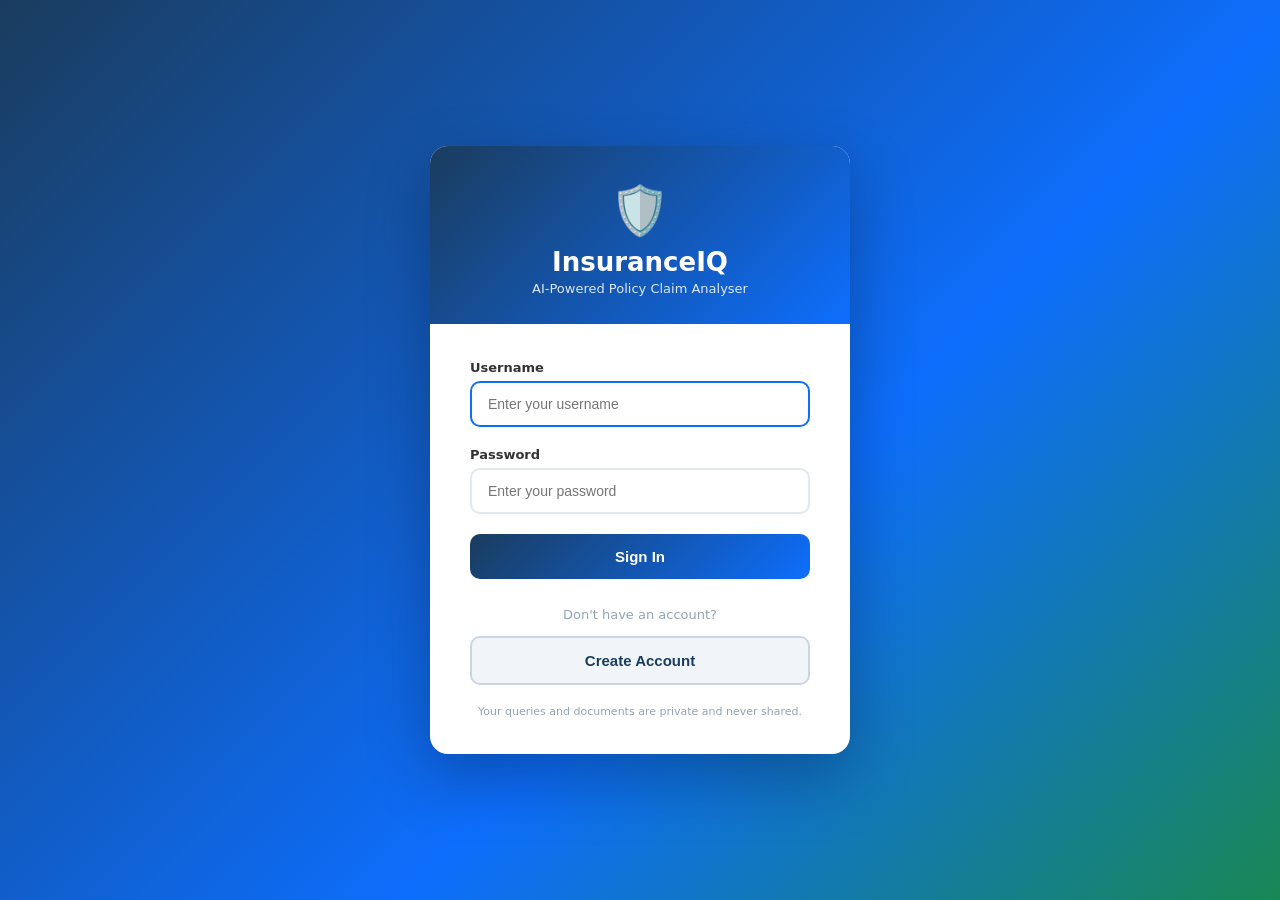
<file: templates/login.html>
<!DOCTYPE html>
<html lang="en">
<head>
    <meta charset="UTF-8">
    <meta name="viewport" content="width=device-width, initial-scale=1.0">
    <title>InsuranceIQ — Login</title>
    <style>
        *, *::before, *::after { box-sizing: border-box; margin: 0; padding: 0; }

        body {
            font-family: 'Segoe UI', system-ui, sans-serif;
            min-height: 100vh;
            display: flex;
            background: linear-gradient(135deg, #1a3c5e 0%, #0d6efd 60%, #198754 100%);
            justify-content: center;
            align-items: center;
            padding: 20px;
        }

        .card {
            background: #fff;
            border-radius: 18px;
            box-shadow: 0 24px 64px rgba(0,0,0,.28);
            width: 100%;
            max-width: 420px;
            overflow: hidden;
        }

        .card-header {
            background: linear-gradient(135deg, #1a3c5e, #0d6efd);
            color: #fff;
            padding: 36px 40px 28px;
            text-align: center;
        }
        .logo { font-size: 48px; margin-bottom: 8px; }
        .card-header h1 { font-size: 26px; font-weight: 700; margin-bottom: 4px; }
        .card-header p { opacity: .85; font-size: 13px; }

        .card-body { padding: 36px 40px; }

        .form-group { margin-bottom: 20px; }
        .form-group label {
            display: block;
            margin-bottom: 6px;
            font-weight: 600;
            font-size: 13px;
            color: #333;
        }
        .form-group input {
            width: 100%;
            padding: 13px 16px;
            border: 2px solid #e2e8f0;
            border-radius: 10px;
            font-size: 14px;
            transition: border-color .2s;
            outline: none;
            color: #1a202c;
        }
        .form-group input:focus { border-color: #0d6efd; }

        .btn {
            width: 100%;
            padding: 14px;
            border: none;
            border-radius: 10px;
            font-size: 15px;
            font-weight: 600;
            cursor: pointer;
            transition: all .2s;
        }
        .btn-primary {
            background: linear-gradient(135deg, #1a3c5e, #0d6efd);
            color: #fff;
            margin-bottom: 14px;
        }
        .btn-primary:hover { opacity: .9; transform: translateY(-1px); }
        .btn-secondary {
            background: #f1f5f9;
            color: #1a3c5e;
            border: 2px solid #cbd5e1;
        }
        .btn-secondary:hover { background: #e2e8f0; }

        .alert {
            padding: 12px 14px;
            border-radius: 8px;
            font-size: 13px;
            margin-bottom: 18px;
            display: none;
        }
        .alert-error { background: #fee2e2; color: #991b1b; }
        .alert-success { background: #dcfce7; color: #166534; }

        .divider {
            text-align: center;
            color: #94a3b8;
            font-size: 13px;
            margin: 14px 0;
        }

        .footer-note {
            text-align: center;
            font-size: 11px;
            color: #94a3b8;
            margin-top: 20px;
        }
    </style>
</head>
<body>
<div class="card">
    <div class="card-header">
        <div class="logo">🛡️</div>
        <h1>InsuranceIQ</h1>
        <p>AI-Powered Policy Claim Analyser</p>
    </div>
    <div class="card-body">
        <div id="alertBox" class="alert"></div>

        <!-- Login form -->
        <div id="loginForm">
            <div class="form-group">
                <label for="loginUser">Username</label>
                <input type="text" id="loginUser" placeholder="Enter your username" autofocus>
            </div>
            <div class="form-group">
                <label for="loginPass">Password</label>
                <input type="password" id="loginPass" placeholder="Enter your password">
            </div>
            <button class="btn btn-primary" onclick="login()">Sign In</button>
            <div class="divider">Don't have an account?</div>
            <button class="btn btn-secondary" onclick="showRegister()">Create Account</button>
        </div>

        <!-- Register form -->
        <div id="registerForm" style="display:none">
            <div class="form-group">
                <label>Username</label>
                <input type="text" id="regUser" placeholder="Choose a username">
            </div>
            <div class="form-group">
                <label>Password</label>
                <input type="password" id="regPass" placeholder="Minimum 6 characters">
            </div>
            <div class="form-group">
                <label>Confirm Password</label>
                <input type="password" id="regPass2" placeholder="Repeat password">
            </div>
            <button class="btn btn-primary" onclick="register()">Register</button>
            <div class="divider">Already have an account?</div>
            <button class="btn btn-secondary" onclick="showLogin()">Back to Login</button>
        </div>

        <p class="footer-note">Your queries and documents are private and never shared.</p>
    </div>
</div>

<script>
    function alert(type, msg) {
        const box = document.getElementById('alertBox');
        box.className = `alert alert-${type}`;
        box.textContent = msg;
        box.style.display = 'block';
    }
    function clearAlert() { document.getElementById('alertBox').style.display = 'none'; }

    function showRegister() {
        document.getElementById('loginForm').style.display = 'none';
        document.getElementById('registerForm').style.display = 'block';
        clearAlert();
    }
    function showLogin() {
        document.getElementById('registerForm').style.display = 'none';
        document.getElementById('loginForm').style.display = 'block';
        clearAlert();
    }

    async function login() {
        const username = document.getElementById('loginUser').value.trim();
        const password = document.getElementById('loginPass').value;
        if (!username || !password) return alert('error', 'Please fill in all fields.');
        const res = await fetch('/login', {
            method: 'POST',
            headers: {'Content-Type': 'application/json'},
            body: JSON.stringify({username, password})
        });
        const data = await res.json();
        if (data.success) { window.location.replace('/home'); }
        else { alert('error', data.message || 'Invalid credentials'); }
    }

    async function register() {
        const username = document.getElementById('regUser').value.trim();
        const password = document.getElementById('regPass').value;
        const confirm = document.getElementById('regPass2').value;
        if (!username || !password || !confirm) return alert('error', 'Please fill in all fields.');
        if (password !== confirm) return alert('error', 'Passwords do not match.');
        if (password.length < 6) return alert('error', 'Password must be at least 6 characters.');
        const res = await fetch('/register', {
            method: 'POST',
            headers: {'Content-Type': 'application/json'},
            body: JSON.stringify({username, password})
        });
        const data = await res.json();
        if (data.success) {
            alert('success', 'Registered! Please sign in.');
            setTimeout(() => { document.getElementById('loginUser').value = username; showLogin(); }, 1500);
        } else { alert('error', data.message); }
    }

    document.addEventListener('keypress', e => {
        if (e.key !== 'Enter') return;
        if (document.getElementById('loginForm').style.display !== 'none') login();
        else register();
    });
</script>
</body>
</html>
</file>
